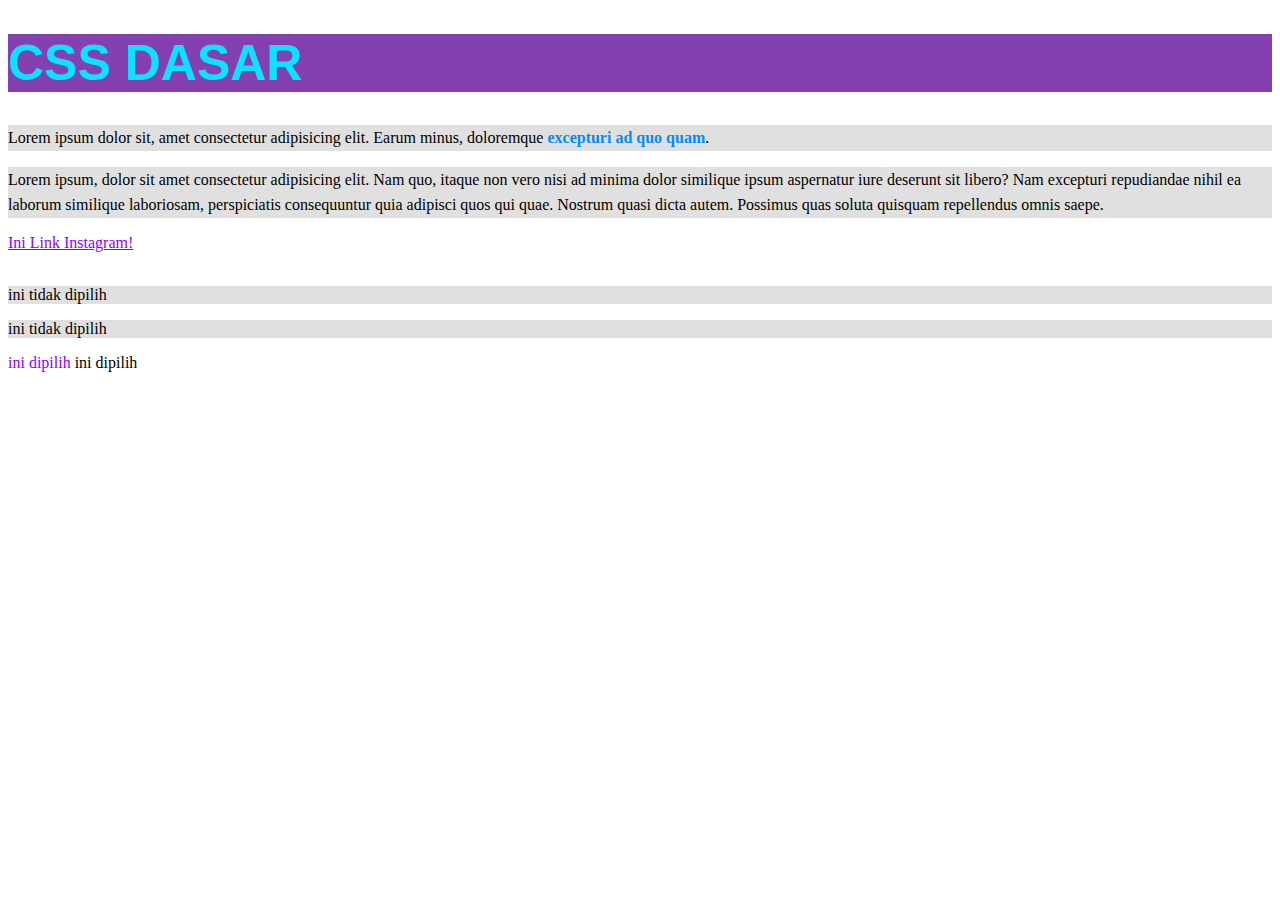
<file: index.html>
<!DOCTYPE html>
<html lang="en">

<head>
    <meta charset="UTF-8">
    <meta name="viewport" content="width=device-width, initial-scale=1.0">
    <title>CSS DASAR |PART 1</title>

    <style>

        #title{
            color: rgb(11, 226, 255);
            font-size:  50px;
            font-family: Arial, sans-serif;
            background-color: rgb(132, 64, 177);
        }
        .hg {
            color: #008cff;
            font-weight: bold;
        }

        .h1,
        p {
            background-color: rgb(224, 224, 224);
        }

        .p{
            font-size: 16px;
            line-height: 1.6;
        }

        #link{
            color: rgb(140, 0, 255);
            font: 15px;
        }

        div+p1 {
            color: rgb(140, 0, 255);
        }
        
    </style>
</head>

<body>
    <h1 id="title">CSS DASAR</h1>  
    <p class="p">Lorem ipsum dolor sit, amet consectetur adipisicing elit.
        Earum minus, doloremque <span class="hg"> excepturi ad quo quam</span>.</p>
            
            <p class="p">Lorem ipsum, dolor sit amet consectetur adipisicing elit. Nam quo, itaque non vero nisi ad minima dolor similique ipsum aspernatur iure deserunt sit libero? Nam excepturi repudiandae nihil ea laborum similique laboriosam, perspiciatis consequuntur quia adipisci quos qui quae. Nostrum quasi dicta autem. Possimus quas soluta quisquam repellendus omnis saepe.</p>
            
            <a href="https://instagram.com" id="link">Ini Link Instagram!</a>

    <br><br>
    <body>
        <div>
            <article>
                <p>ini tidak dipilih</p>
            </article>
            <p>ini tidak dipilih</p>
        </div>
        <p1>ini dipilih</p1>
        <p1>ini dipilih</p1>
    </body>
</body>

</html>
</file>
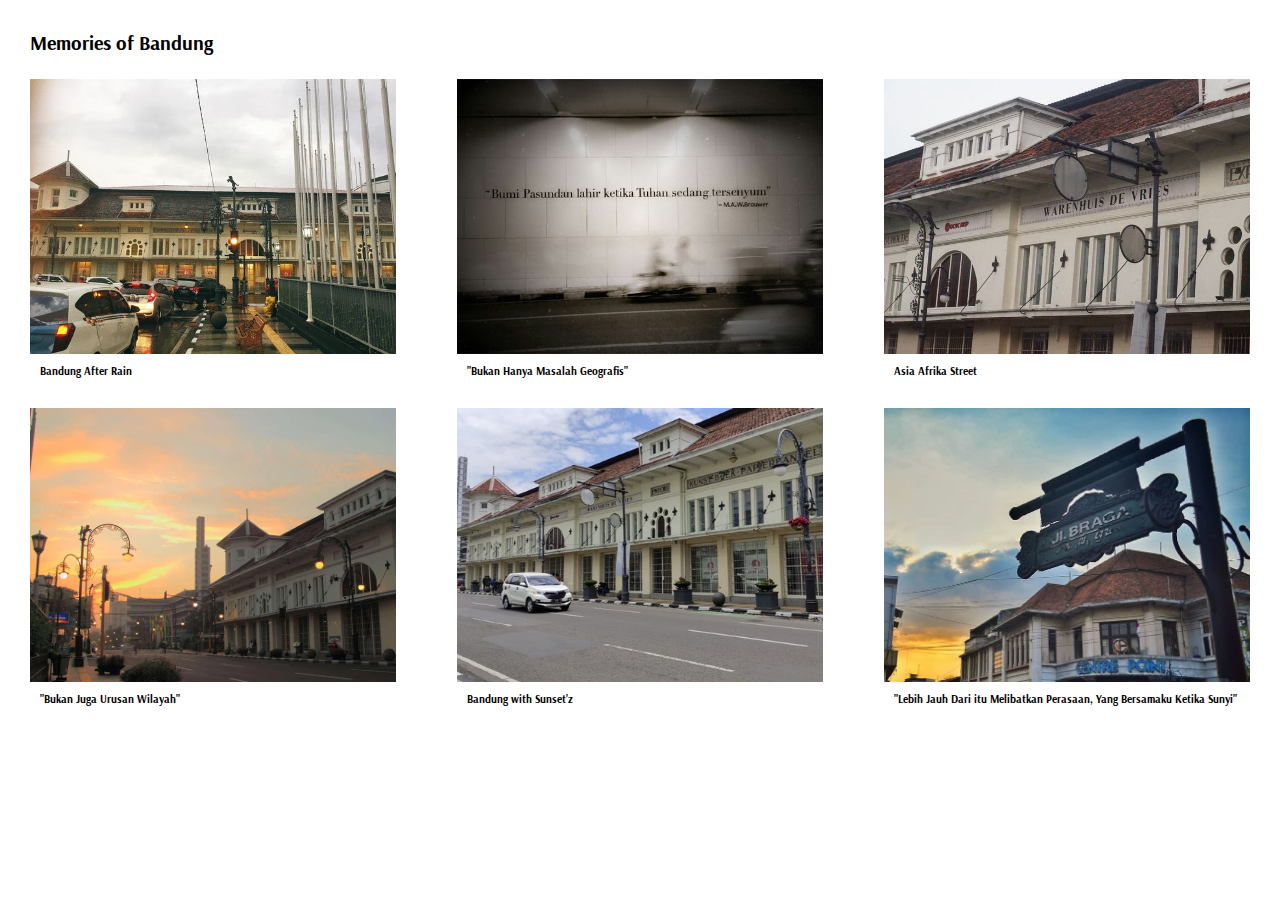
<file: galeri.html>
<!DOCTYPE html>
<html lang="en">

<head>
    <meta charset="UTF-8">
    <meta name="viewport" content="width=device-width, initial-scale=1.0">
    <title>Koleksi Foto Stok Trending</title>
    <link rel="preconnect" href="https://fonts.googleapis.com">
    <link rel="preconnect" href="https://fonts.gstatic.com" crossorigin>
    <link
        href="https://fonts.googleapis.com/css2?family=Arsenal:ital,wght@0,400;0,700;1,400;1,700&family=Jost:ital,wght@0,100..900;1,100..900&display=swap"
        rel="stylesheet">
    <style>
        body {
            font-family: 'arsenal', sans-serif;
            margin: 30px;
            font-size: 1.2rem;
        }

        .title {
            text-align: left;
            font-size: 20px;
            font-weight: bold;
        }

        .container {
            display: flex;
            flex-wrap: wrap;
            row-gap: 20px;
            justify-content: space-between;
        }

        .item {
            width: 30%;
            border-radius: 5px;
        }

        .item img {
            width: 100%;
            height: auto;
            display: block;
        }

        .item p {
            margin: 10px;
            font-size: 11px;
            font-weight: bold;
        }
    </style>
</head>

<body>
    <div class="title">Memories of Bandung</div>
    <br>
    <div class="container">
        <div class="item">
            <img src="braga1.jpg" alt="Musim Gugur yang Memukau">
            <p>Bandung After Rain</p>
        </div>
        <div class="item">
            <img src="braga2.jpg" alt="Halloween">
            <p>"Bukan Hanya Masalah Geografis"</p>
        </div>
        <div class="item">
            <img src="braga3.jpg" alt="Golden Hour">
            <p>Asia Afrika Street</p>
        </div>
        <div class="item">
            <img src="braga4.jpg" alt="Coffee Break">
            <p>"Bukan Juga Urusan Wilayah"</p>
        </div>
        <div class="item">
            <img src="braga5.jpg" alt="Api & Air">
            <p>Bandung with Sunset'z</p>
        </div>
        <div class="item">
            <img src="braga6.jpg" alt="Konten Eksklusif dari Beragam Kreator">
            <p>"Lebih Jauh Dari itu Melibatkan Perasaan, Yang Bersamaku Ketika Sunyi"</p>
        </div>
    </div>
</body>

</html>
</file>
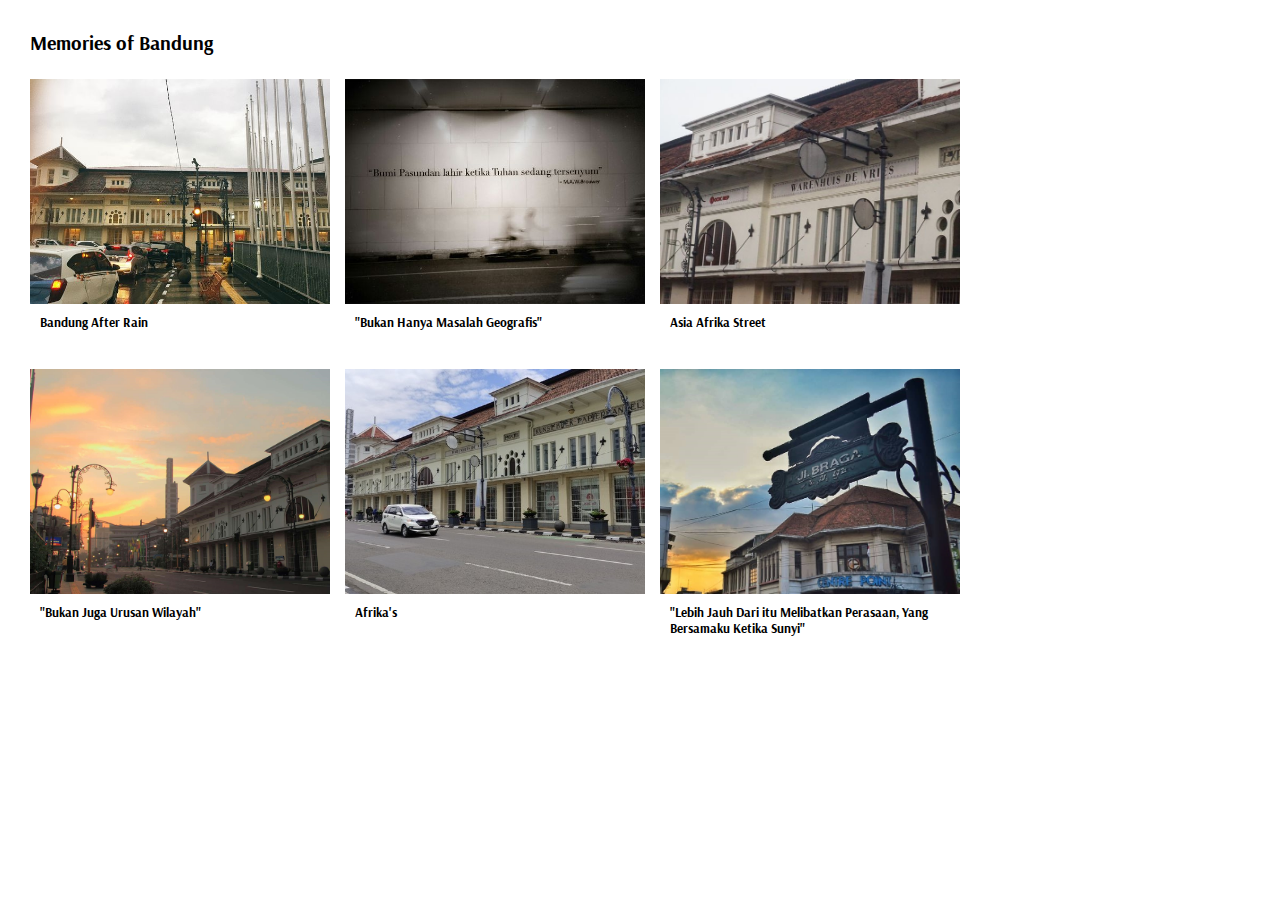
<file: galeriGrid.html>
<!DOCTYPE html>
<html lang="en">

<head>
    <meta charset="UTF-8">
    <meta name="viewport" content="width=device-width, initial-scale=1.0">
    <title>Koleksi Foto Stok Trending</title>
    <link rel="preconnect" href="https://fonts.googleapis.com">
    <link rel="preconnect" href="https://fonts.gstatic.com" crossorigin>
    <link
        href="https://fonts.googleapis.com/css2?family=Arsenal:ital,wght@0,400;0,700;1,400;1,700&family=Jost:ital,wght@0,100..900;1,100..900&display=swap"
        rel="stylesheet">
    <style>
        body {
            font-family: 'arsenal', sans-serif;
            margin: 30px;
            font-size: 1.2rem;
        }

        .title {
            text-align: left;
            font-size: 20px;
            font-weight: bold;
        }

        .container {
            display: grid;
            height: 500px;
            grid-template-columns: 300px 300px 300px;
            grid-template-rows: 100px 100px 100px;
            column-gap: 15px;
            row-gap: 190px;
        }

        .item {
            width: 100%;
            border-radius: 5px;
        }

        .item img {
            width: 100%;
            height: auto;
            display: block;
        }

        .item p {
            margin: 10px;
            font-size: 13px;
            font-weight: bold;
        }
    </style>
</head>

<body>
    <div class="title">Memories of Bandung</div>
    <br>
    <div class="container">
        <div class="item">
            <img src="braga1.jpg" alt="Musim Gugur yang Memukau">
            <p>Bandung After Rain</p>
        </div>
        <div class="item">
            <img src="braga2.jpg" alt="Halloween">
            <p>"Bukan Hanya Masalah Geografis"</p>
        </div>
        <div class="item">
            <img src="braga3.jpg" alt="Golden Hour">
            <p>Asia Afrika Street</p>
        </div>
        <div class="item">
            <img src="braga4.jpg" alt="Coffee Break">
            <p>"Bukan Juga Urusan Wilayah"</p>
        </div>
        <div class="item">
            <img src="braga5.jpg" alt="Api & Air">
            <p>Afrika's</p>
        </div>
        <div class="item">
            <img src="braga6.jpg" alt="Konten Eksklusif dari Beragam Kreator">
            <p>"Lebih Jauh Dari itu Melibatkan Perasaan, Yang Bersamaku Ketika Sunyi"</p>
        </div>
    </div>
</body>

</html>
</file>
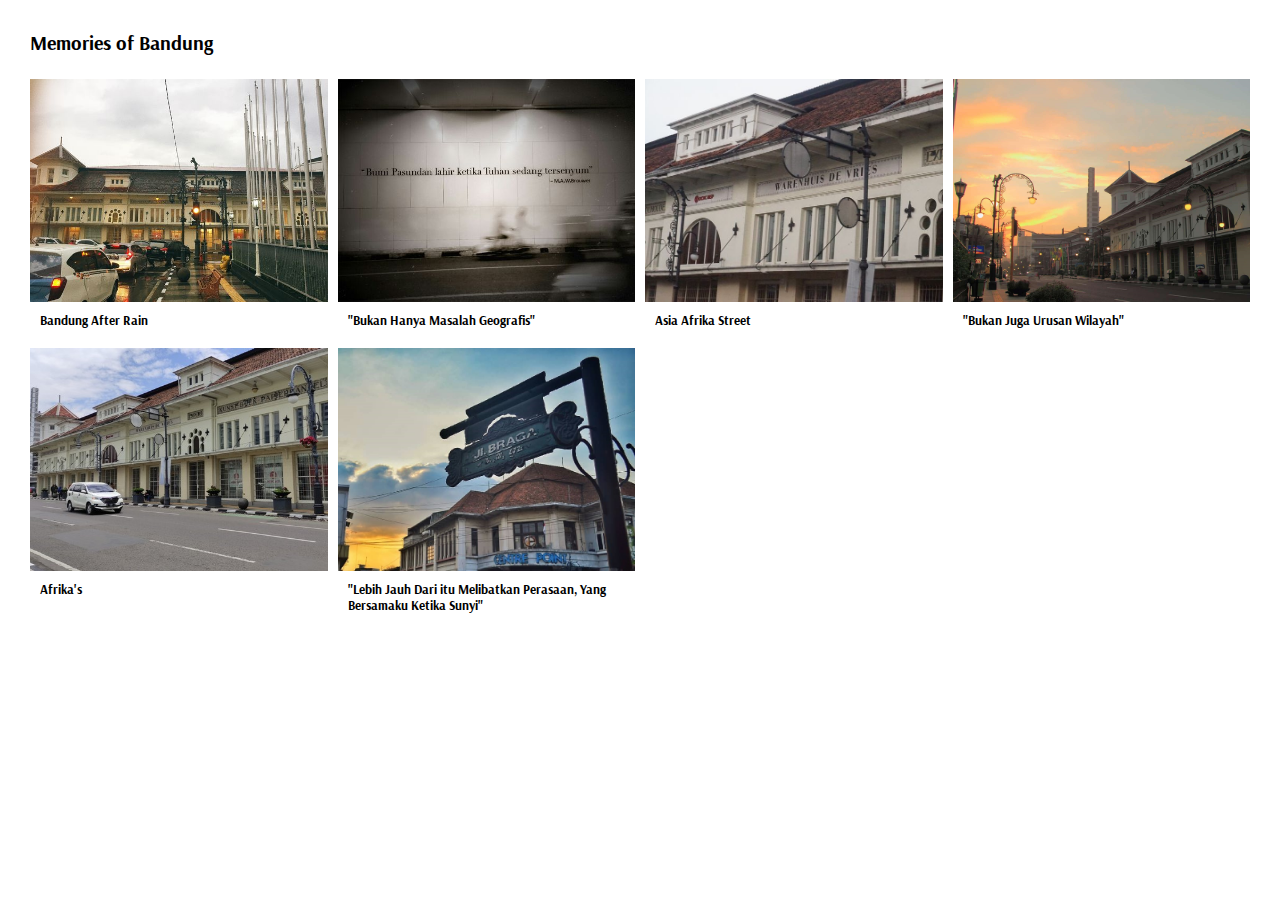
<file: galeriRevonsive.html>
<!DOCTYPE html>
<html lang="en">

<head>
    <meta charset="UTF-8">
    <meta name="viewport" content="width=device-width, initial-scale=1.0">
    <title>About Bandung</title>
    <link rel="preconnect" href="https://fonts.googleapis.com">
    <link rel="preconnect" href="https://fonts.gstatic.com" crossorigin>
    <link
        href="https://fonts.googleapis.com/css2?family=Arsenal:ital,wght@0,400;0,700;1,400;1,700&family=Jost:ital,wght@0,100..900;1,100..900&display=swap"
        rel="stylesheet">
    <link rel="stylesheet" href="style.css">
</head>

<body>
    <div class="title">Memories of Bandung</div>
    <br>
    <div class="container">
        <div class="item">
            <img src="braga1.jpg" alt="Musim Gugur yang Memukau">
            <p>Bandung After Rain</p>
        </div>
        <div class="item">
            <img src="braga2.jpg" alt="Halloween">
            <p>"Bukan Hanya Masalah Geografis"</p>
        </div>
        <div class="item">
            <img src="braga3.jpg" alt="Golden Hour">
            <p>Asia Afrika Street</p>
        </div>
        <div class="item">
            <img src="braga4.jpg" alt="Coffee Break">
            <p>"Bukan Juga Urusan Wilayah"</p>
        </div>
        <div class="item">
            <img src="braga5.jpg" alt="Api & Air">
            <p>Afrika's</p>
        </div>
        <div class="item">
            <img src="braga6.jpg" alt="Konten Eksklusif dari Beragam Kreator">
            <p>"Lebih Jauh Dari itu Melibatkan Perasaan, Yang Bersamaku Ketika Sunyi"</p>
        </div>
    </div>
</body>

</html>
</file>
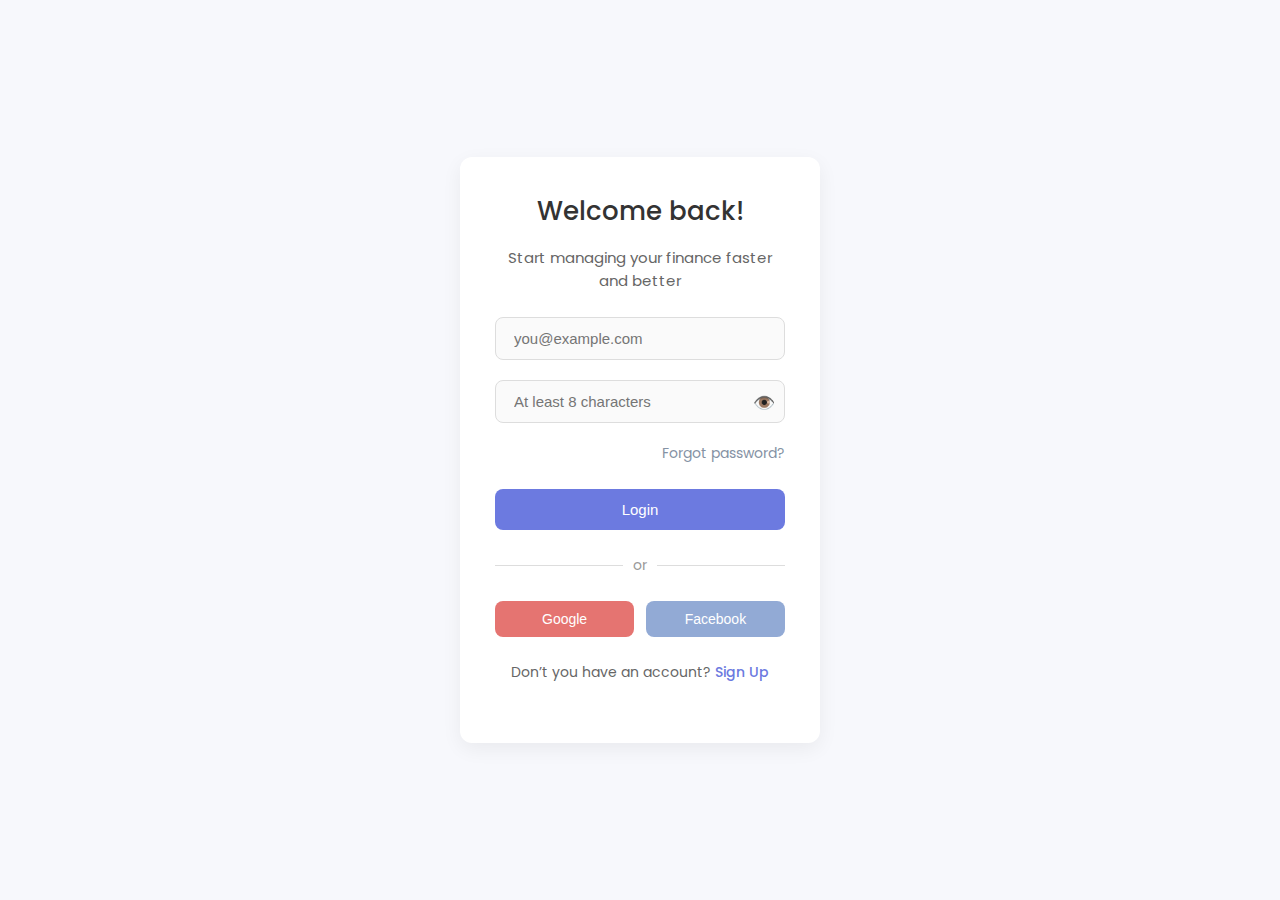
<file: login.html>
<!DOCTYPE html>
<html lang="en">

<head>
    <meta charset="UTF-8">
    <meta name="viewport" content="width=device-width, initial-scale=1.0">
    <title>Login Form</title>
    <link rel="preconnect" href="https://fonts.googleapis.com">
    <link rel="preconnect" href="https://fonts.gstatic.com" crossorigin>
    <link
        href="https://fonts.googleapis.com/css2?family=Poppins:ital,wght@0,100;0,200;0,300;0,400;0,500;0,600;0,700;0,800;0,900;1,100;1,200;1,300;1,400;1,500;1,600;1,700;1,800;1,900&display=swap"
        rel="stylesheet">
    <style>
        * {
            margin: 0;
            padding: 0;
            box-sizing: border-box;
        }

        body {
            font-family: 'poppins', sans-serif;
            background-color: #f7f8fc;
            display: flex;
            justify-content: center;
            align-items: center;
            height: 100vh;
        }

        .login-container {
            background-color: #fff;
            padding: 35px;
            border-radius: 12px;
            box-shadow: 0 6px 20px rgba(0, 0, 0, 0.06);
            text-align: center;
            width: 100%;
            max-width: 360px;
            transition: all 0.3s ease;
        }

        h2 {
            font-size: 26px;
            margin-bottom: 15px;
            font-weight: 500;
            color: #333;
        }

        p {
            font-size: 15px;
            color: #666;
            margin-bottom: 25px;
        }

        .login-form {
            display: flex;
            flex-direction: column;
        }

        .input-group {
            position: relative;
            margin-bottom: 20px;
        }

        .input-group input {
            width: 100%;
            padding: 12px 18px;
            border-radius: 8px;
            border: 1px solid #ddd;
            font-size: 15px;
            transition: border-color 0.3s ease, box-shadow 0.3s ease;
            background-color: #fafafa;
            outline: none;
        }

        .input-group input:focus {
            border-color: #c0c4d3;
            background-color: #fff;
            box-shadow: 0 0 8px rgba(192, 196, 211, 0.2);
        }

        .input-group .toggle-password {
            position: absolute;
            right: 10px;
            top: 50%;
            transform: translateY(-50%);
            cursor: pointer;
            font-size: 18px;
            color: #aaa;
        }

        .forgot-password {
            display: block;
            text-align: right;
            font-size: 14px;
            color: #8592a4;
            margin-bottom: 25px;
            text-decoration: none;
            transition: color 0.3s;
        }

        .forgot-password:hover {
            color: #536582;
        }

        .login-btn {
            background-color: #6c7ae0;
            color: #fff;
            border: none;
            padding: 12px;
            border-radius: 8px;
            cursor: pointer;
            font-size: 15px;
            transition: background-color 0.3s ease, box-shadow 0.3s ease;
        }

        .login-btn:hover {
            background-color: #5964c6;
            box-shadow: 0 4px 15px rgba(108, 122, 224, 0.2);
        }

        .divider {
            display: flex;
            align-items: center;
            justify-content: center;
            margin: 25px 0;
            color: #999;
            font-size: 14px;
        }

        .divider span {
            background-color: #fff;
            padding: 0 10px;
        }

        .divider::before,
        .divider::after {
            content: '';
            flex: 1;
            height: 1px;
            background-color: #ddd;
        }

        .social-login {
            display: flex;
            justify-content: space-between;
            margin-bottom: 25px;
        }

        .social-login button {
            width: 48%;
            padding: 10px;
            border-radius: 8px;
            border: none;
            cursor: pointer;
            font-size: 14px;
            color: #fff;
            transition: all 0.3s ease;
        }

        .google-btn {
            background-color: #e57471;
        }

        .google-btn:hover {
            background-color: #d65e5a;
        }

        .facebook-btn {
            background-color: #92aad5;
        }

        .facebook-btn:hover {
            background-color: #8199c0;
        }

        .sign-up {
            font-size: 14px;
            color: #666;
        }

        .sign-up a {
            color: #6c7ae0;
            text-decoration: none;
            font-weight: 500;
            transition: color 0.3s ease;
        }

        .sign-up a:hover {
            color: #4e5db9;
        }
    </style>
</head>

<body>
    <div class="login-container">
        <h2>Welcome back!</h2>
        <p>Start managing your finance faster and better</p>

        <form action="#" class="login-form">
            <div class="input-group">
                <input type="email" id="email" placeholder="you@example.com" required>
            </div>

            <div class="input-group">
                <input type="password" id="password" placeholder="At least 8 characters" required>
                <span class="toggle-password">👁️</span>
            </div>

            <a href="#" class="forgot-password">Forgot password?</a>

            <button type="submit" class="login-btn">Login</button>

            <div class="divider">
                <span>or</span>
            </div>

            <div class="social-login">
                <button class="google-btn">Google</button>
                <button class="facebook-btn">Facebook</button>
            </div>

            <p class="sign-up">Don’t you have an account? <a href="#">Sign Up</a></p>
        </form>
    </div>
</body>

</html>
</file>
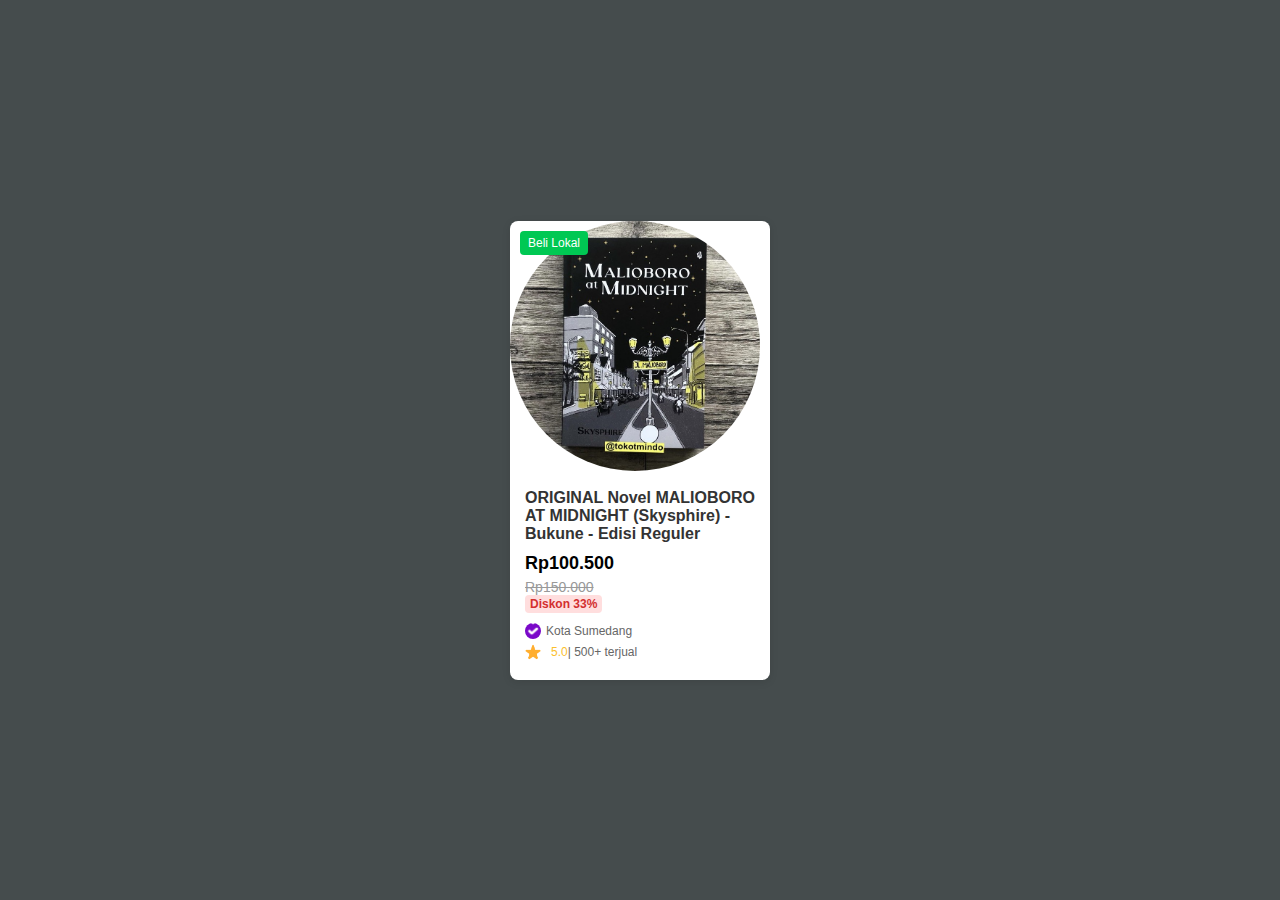
<file: produk.html>
<!DOCTYPE html>
<html lang="en">

<head>
    <meta charset="UTF-8">
    <meta name="viewport" content="width=device-width, initial-scale=1.0">
    <title>Product Card</title>
    <style>
        * {
            margin: 0;
            padding: 0;
            box-sizing: border-box;
        }

        body {
            font-family: Arial, sans-serif;
            background-color: #454c4d;
            display: flex;
            justify-content: center;
            align-items: center;
            height: 100vh;
        }

        .card {
            background-color: #fff;
            width: 260px;
            border-radius: 8px;
            box-shadow: 0 2px 8px rgba(0, 0, 0, 0.1);
            overflow: hidden;
            font-size: 14px;
            position: relative;
            transition: background-color 0.3s ease, transform 0.3s ease;

        }

        .card:hover {
            transform: scale(1.05);
        }

        .card img:hover {
            transform: scale(1.07);
        }

        .card img {
            width: 250px;
            height: 150px;
            border-radius: 50% 50%;
            height: auto;
            transition: background-color 0.3s ease, transform 0.3s ease;
        }

        .content {
            padding: 15px;
        }

        .badge {
            position: absolute;
            top: 10px;
            left: 10px;
            background-color: #00c853;
            color: #fff;
            font-size: 12px;
            padding: 5px 8px;
            border-radius: 4px;
        }

        .title {
            font-size: 16px;
            font-weight: bold;
            color: #333;
            margin-bottom: 10px;
        }

        .price {
            color: #000000;
            font-weight: bold;
            font-size: 18px;
            margin-bottom: 5px;
        }

        .original-price {
            text-decoration: line-through;
            color: #999;
            font-size: 14px;
        }

        .discount {
            background-color: #ffdede;
            color: #d32f2f;
            font-weight: bold;
            font-size: 12px;
            padding: 2px 5px;
            border-radius: 4px;
            display: inline-block;
            margin-bottom: 10px;
        }

        .location,
        .rating {
            display: flex;
            align-items: center;
            color: #666;
            margin-bottom: 5px;
            font-size: 12px;
        }

        .location img,
        .rating img {
            width: 16px;
            height: 16px;
            margin-right: 5px;
        }

        .rating span {
            margin-left: 5px;
            color: #fbc02d;
        }

        .diskon {
            color: #f36161;
            font-weight: bold;
            font-size: 18px;
            margin-bottom: 5px;
        }
    </style>
</head>

<body>

    <div class="card">
        <img src="malioboro.jpg" alt="malioboro">
        <div class="content">
            <div class="badge">Beli Lokal</div>
            <h3 class="title">ORIGINAL Novel MALIOBORO AT MIDNIGHT (Skysphire) - Bukune - Edisi Reguler</h3>
            <p class="price">Rp100.500
            <div class="original-price">Rp150.000 </div>
            </p>
            <div class="discount">Diskon 33%</div>

            <div class="location">
                <img src="tokped.png" alt="check">
                Kota Sumedang
            </div>

            <div class="rating">
                <img src="star.png" alt="rating">
                <span>5.0</span> | 500+ terjual
            </div>
        </div>
    </div>

</body>

</html>
</file>
<file: style.css>
@media all {
    body {
        font-family: 'arsenal', sans-serif;
        margin: 30px;
        font-size: 1.2rem;
    }

    .title {
        text-align: left;
        font-size: 20px;
        font-weight: bold;
    }

    .item {
        width: 100%;
        border-radius: 5px;
    }

    .item img {
        width: 100%;
        height: auto;
        display: block;
    }

    .item p {
        margin: 10px;
        font-size: 13px;
        font-weight: bold;
    }

    .container {
        display: grid;
        column-gap: 10px;
        row-gap: 10px;
    }
}

@media screen and (min-width: 500px) {
    .container {
        grid-template-columns: repeat(1, 1fr);
    }
}

@media screen and (min-width: 500px) {
    .container {
        grid-template-columns: repeat(4, 1fr);
    }
}
</file>
